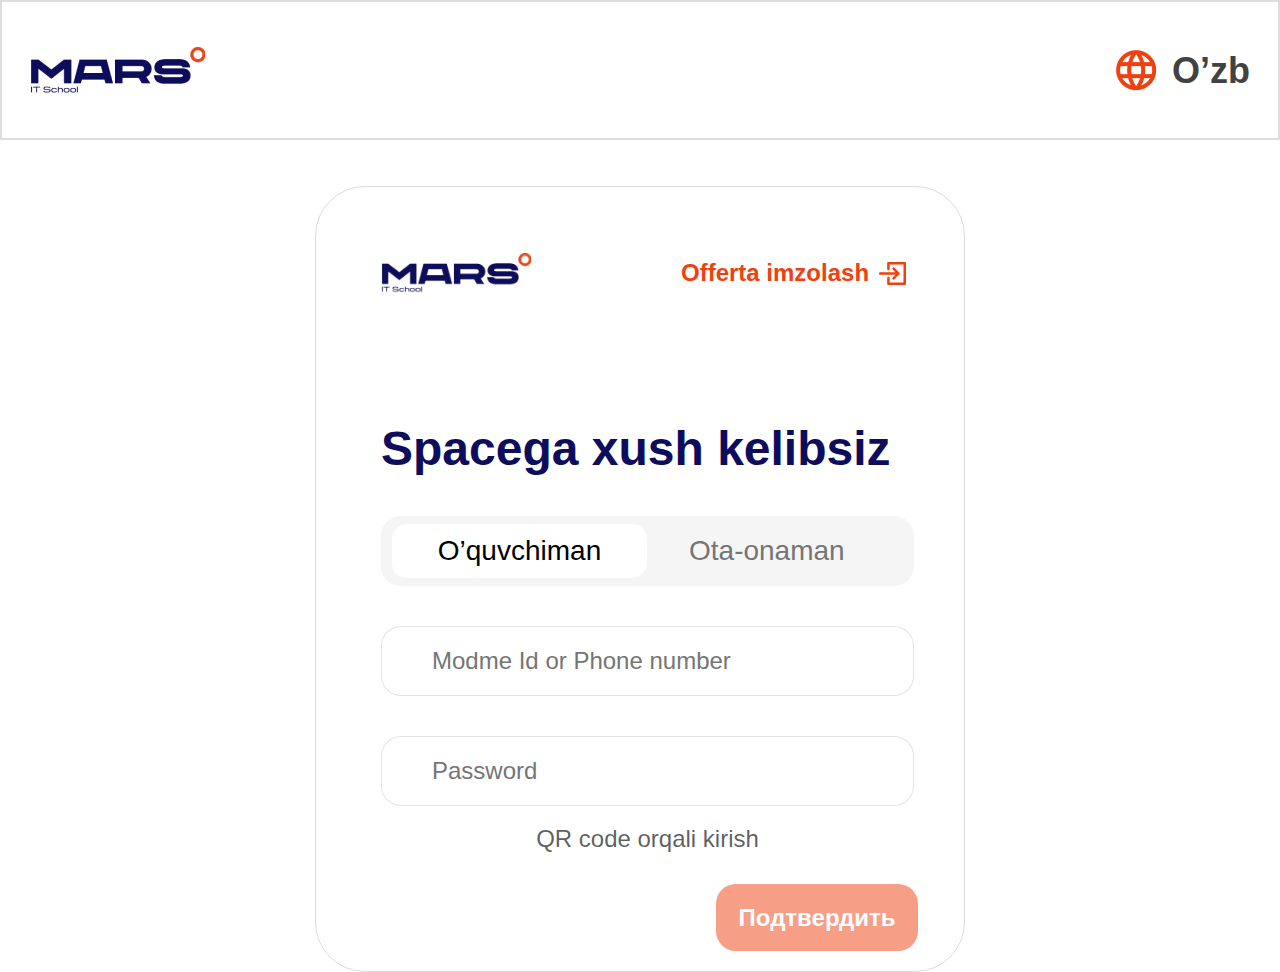
<file: index.html>
<!DOCTYPE html>
<html lang="en">
  <head>
    <meta charset="UTF-8" />
    <meta name="viewport" content="width=device-width, initial-scale=1.0" />
    <title>Document</title>
    <link rel="stylesheet" href="style.css" />
  </head>
  <body>
    <header>
      <div class="container div1">
        <img src="img/image 2.png" alt="" />
        <div class="div2">
          <img src="img/Vector.png" alt="" />
          <p class="p1">O’zb</p>
        </div>
      </div>
    </header>
    <main>
      <section>
        <div class="div-wrapper">
          <div class="div3">
            <img class="img1" src="img/image 2.png" alt="" />
            <p class="p2">Offerta imzolash</p>
            <img src="img/Vector.svg" alt="" />
          </div>
          <div class="div4">
            <h1>Spacega xush kelibsiz</h1>
          </div>
          <div class="div5">
            <div class="div6"><p class="p4">O’quvchiman</p></div>
            <p class="p3">Ota-onaman</p>
          </div>

          <input
            class="inp1"
            placeholder="Modme Id or Phone number"
            type="number"
          />
          <input class="inp1 inp2" placeholder="Password" type="password" />
          <p class="p5">QR code orqali kirish</p>
          <button type="submit" class="btn2">Подтвердить</button>
        </div>
      </section>
    </main>


    <script src="script.Js"></script>
  </body>
</html>
</file>
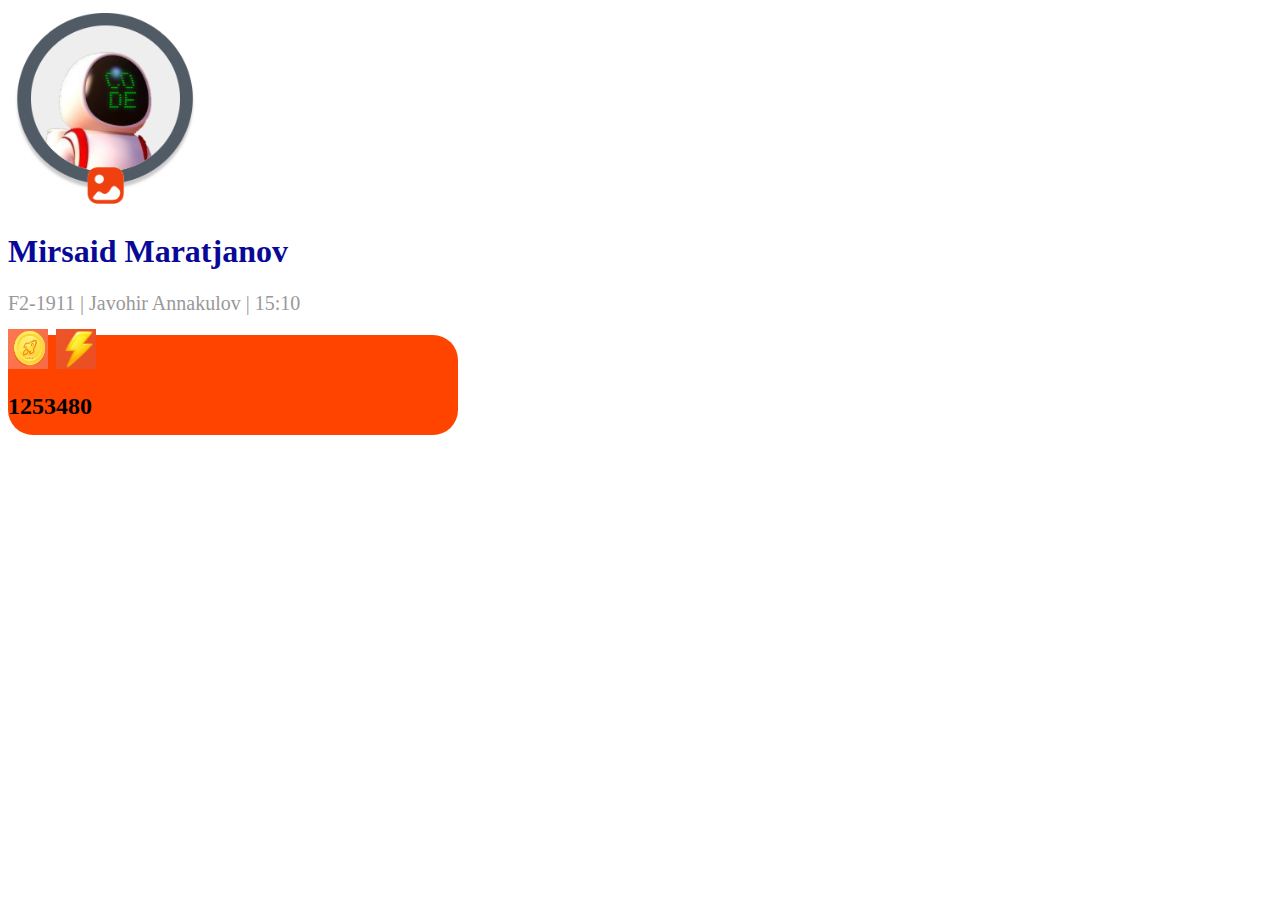
<file: student.html>
<!DOCTYPE html>
<html lang="en">
<head>
    <meta charset="UTF-8">
    <meta name="viewport" content="width=device-width, initial-scale=1.0">
    <title>Document</title>
    <link rel="stylesheet" href="student.css">
</head>
<body>
    <div>
        <img class="img" src="./img/Снимок экрана 2025-01-30 152847.png" alt="">
        <div>
            <h1 class="h1">Mirsaid Maratjanov</h1>
            <p class="p">F2-1911 | Javohir Annakulov | 15:10</p>
            <div>
               <div class="div">
                <div>
                    <img class="img1" src="/img/Снимок экрана 2025-01-30 153256.png" alt="">
                <h2>1253</h2>
                </div>
                <div>
                    <img class="img1" src="/img/Снимок экрана 2025-01-30 153612.png" alt="">
                <h2>480</h2>
                </div>
               </div>
            </div>
        </div>
    </div>
</body>
</html>
</file>
<file: style.css>
.p1 {
  display: inline-block;
  font-family: sans-serif;
  font-size: 36px;
  font-weight: 700;
  line-height: 43.57px;
  color: #424242;
  margin-left: 14.83px;
}
header {
  height: 140px;
  padding-top: 45px;
  border: 2px solid #dedbdb;
  margin-bottom: 46px;
}
* {
  padding: 0;
  margin: 0;
  box-sizing: border-box;
}
.container {
  width: 1220px;
  margin: 0 auto;
}
.div1 {
  display: flex;
  justify-content: space-between;
}
.div2 {
  align-items: center;
  display: flex;
}
.div-wrapper {
  width: 650px;
  height: 786px;
  border-radius: 50px;
  margin: 0 auto;
  border: 1px solid #dedbdb;
}
.img1 {
  width: 150px;
  height: 40px;
}
.div-wrapper {
  padding: 66px 50px 37px 65px;
}
.p2 {
  font-family: sans-serif;
  font-size: 24px;
  font-weight: 700;
  line-height: 29.05px;
  color: #f0400f;
  display: inline-block;
  margin-left: 150px;
  margin-right: 10px;
}
.div3 {
  display: flex;
  align-items: center;
}
.div4 h1 {
  font-family: sans-serif;
  font-size: 48px;
  font-weight: 700;
  line-height: 58.09px;
  color: #0e0d5d;
  width: 521px;
  height: 96px;
  margin-top: 127px;
}
.div5 {
  width: 533px;
  height: 70px;
  border-radius: 20px;
  background-color: #f5f5f5;
  padding-left: 11px;

  display: flex;
  align-items: center;
}
.p3 {
  font-family: sans-serif;
  font-size: 28px;
  font-weight: 500;
  line-height: 33.89px;
  margin-left: 42px;
  color: #757575;
}
.div6 {
  width: 255px;
  height: 54px;
  border-radius: 15px;
  font-family: sans-serif;
  font-size: 28px;
  font-weight: 500;
  line-height: 33.89px;
  color: #000000;
  background-color: #ffffff;
  display: flex;
  justify-content: center;
  align-items: center;
}
.inp1 {
  width: 533px;
  height: 70px;
  top: 607px;
  left: 459px;
  border-radius: 20px;
  font-family: sans-serif;
  font-size: 24px;
  font-weight: 500;
  line-height: 29.05px;
  padding-left: 50px;
  margin-top: 40px;
  border: 1px solid #75757530;
  color: #757575b2;
}
.p5 {
  font-family: sans-serif;
  font-size: 24px;
  font-weight: 500;
  line-height: 29.05px;
  text-align: center;
  color: #000000a3;
  margin-top: 18px;
}
.btn2 {
  width: 202px;
  height: 67px;
  background-color: #f69e86;
  border-radius: 20px;
  font-family: sans-serif;
  font-size: 24px;
  font-weight: 700;
  line-height: 29.05px;
  color: #ffffff;
  border: none;
  margin-top: 31px;
  margin-left: 335px;
}

.orange-bg{
background: #f56239;
}
</file>
<file: student.css>
.img{
    width: 200px;
    height: 200px;
}
.h1{
    color: rgb(9, 9, 151);
}
.p{
    font-size: 20px;
    color: gray;
    opacity: 80%;
}
.img1{
    width: 40px;
    height: 40px;
    background: none;
}
.div{
    background: rgb(255, 68, 0);
    width: 450px;
    height: 100px;
    border-radius: 25px;
    display: flex;
    align-items: center;
}
</file>
